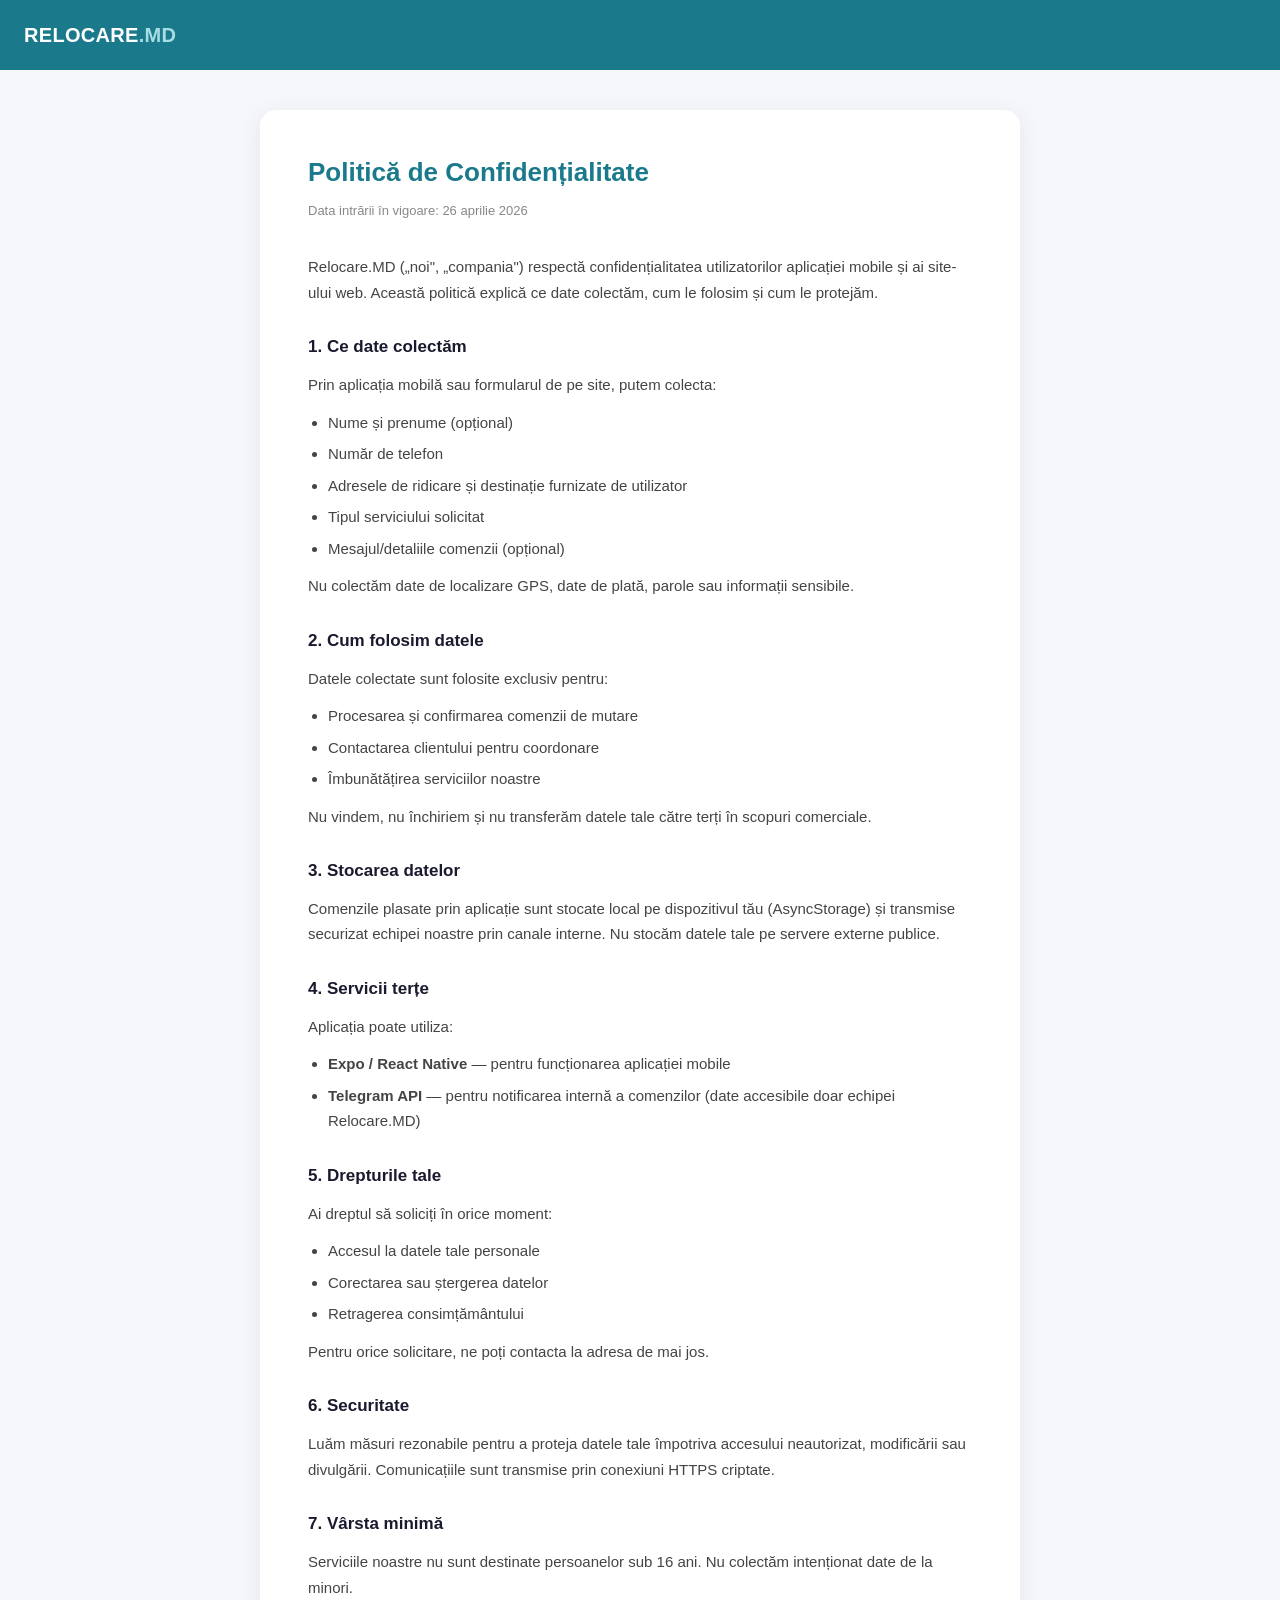
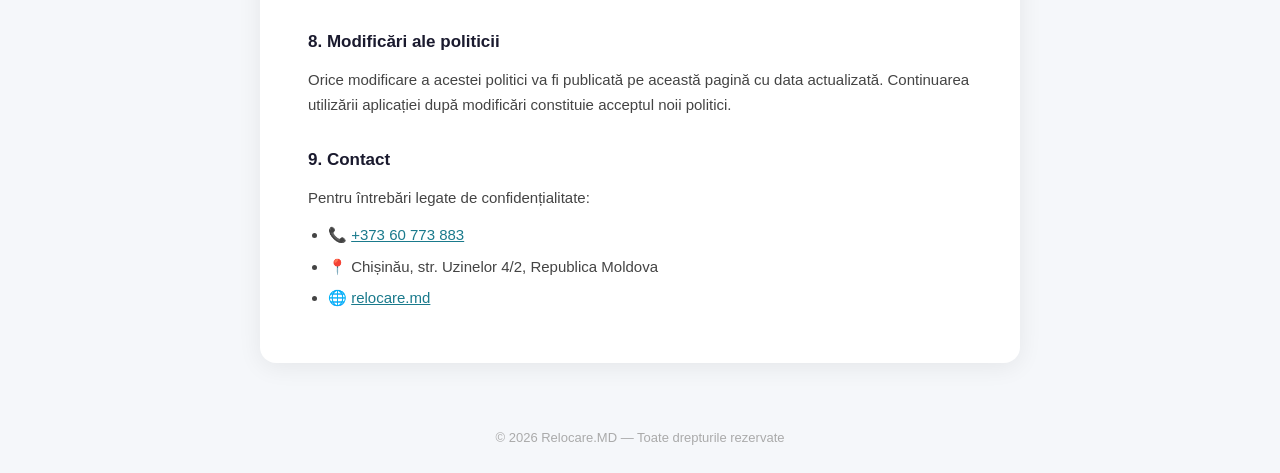
<file: privacy.html>
<!DOCTYPE html>
<html lang="ro">
<head>
  <!-- Google Tag Manager -->
  <script>(function(w,d,s,l,i){w[l]=w[l]||[];w[l].push({'gtm.start':
  new Date().getTime(),event:'gtm.js'});var f=d.getElementsByTagName(s)[0],
  j=d.createElement(s),dl=l!='dataLayer'?'&l='+l:'';j.async=true;j.src=
  'https://www.googletagmanager.com/gtm.js?id='+i+dl;f.parentNode.insertBefore(j,f);
  })(window,document,'script','dataLayer','GTM-5HKN9WW6');</script>
  <!-- End Google Tag Manager -->
  <meta charset="UTF-8" />
  <meta name="viewport" content="width=device-width, initial-scale=1.0" />
  <title>Politică de Confidențialitate — Relocare.MD</title>
  <style>
    *, *::before, *::after { box-sizing: border-box; margin: 0; padding: 0; }
    body {
      font-family: -apple-system, BlinkMacSystemFont, 'Segoe UI', Roboto, sans-serif;
      background: #f5f7fa;
      color: #1a1a2e;
      line-height: 1.7;
    }
    header {
      background: #1A7A8C;
      padding: 18px 24px;
      display: flex;
      align-items: center;
      gap: 12px;
    }
    header a { text-decoration: none; }
    .logo { font-size: 20px; font-weight: 900; color: #fff; letter-spacing: 0.3px; }
    .logo span { color: #a8dde4; }
    .container {
      max-width: 760px;
      margin: 40px auto;
      background: #fff;
      border-radius: 16px;
      padding: 40px 48px;
      box-shadow: 0 4px 24px rgba(0,0,0,.07);
    }
    h1 { font-size: 26px; font-weight: 900; margin-bottom: 6px; color: #1A7A8C; }
    .date { font-size: 13px; color: #888; margin-bottom: 32px; }
    h2 { font-size: 17px; font-weight: 800; margin: 28px 0 10px; color: #1a1a2e; }
    p { margin-bottom: 12px; font-size: 15px; color: #444; }
    ul { padding-left: 20px; margin-bottom: 12px; }
    li { font-size: 15px; color: #444; margin-bottom: 6px; }
    a { color: #1A7A8C; }
    footer {
      text-align: center;
      padding: 24px;
      font-size: 13px;
      color: #aaa;
    }
    @media (max-width: 600px) {
      .container { margin: 16px; padding: 24px 20px; border-radius: 12px; }
    }
  </style>
</head>
<body>
<!-- Google Tag Manager (noscript) -->
<noscript><iframe src="https://www.googletagmanager.com/ns.html?id=GTM-5HKN9WW6"
height="0" width="0" style="display:none;visibility:hidden"></iframe></noscript>
<!-- End Google Tag Manager (noscript) -->

<header>
  <a href="/">
    <div class="logo">RELOCARE<span>.MD</span></div>
  </a>
</header>

<div class="container">
  <h1>Politică de Confidențialitate</h1>
  <p class="date">Data intrării în vigoare: 26 aprilie 2026</p>

  <p>Relocare.MD („noi", „compania") respectă confidențialitatea utilizatorilor aplicației mobile și ai site-ului web. Această politică explică ce date colectăm, cum le folosim și cum le protejăm.</p>

  <h2>1. Ce date colectăm</h2>
  <p>Prin aplicația mobilă sau formularul de pe site, putem colecta:</p>
  <ul>
    <li>Nume și prenume (opțional)</li>
    <li>Număr de telefon</li>
    <li>Adresele de ridicare și destinație furnizate de utilizator</li>
    <li>Tipul serviciului solicitat</li>
    <li>Mesajul/detaliile comenzii (opțional)</li>
  </ul>
  <p>Nu colectăm date de localizare GPS, date de plată, parole sau informații sensibile.</p>

  <h2>2. Cum folosim datele</h2>
  <p>Datele colectate sunt folosite exclusiv pentru:</p>
  <ul>
    <li>Procesarea și confirmarea comenzii de mutare</li>
    <li>Contactarea clientului pentru coordonare</li>
    <li>Îmbunătățirea serviciilor noastre</li>
  </ul>
  <p>Nu vindem, nu închiriem și nu transferăm datele tale către terți în scopuri comerciale.</p>

  <h2>3. Stocarea datelor</h2>
  <p>Comenzile plasate prin aplicație sunt stocate local pe dispozitivul tău (AsyncStorage) și transmise securizat echipei noastre prin canale interne. Nu stocăm datele tale pe servere externe publice.</p>

  <h2>4. Servicii terțe</h2>
  <p>Aplicația poate utiliza:</p>
  <ul>
    <li><strong>Expo / React Native</strong> — pentru funcționarea aplicației mobile</li>
    <li><strong>Telegram API</strong> — pentru notificarea internă a comenzilor (date accesibile doar echipei Relocare.MD)</li>
  </ul>

  <h2>5. Drepturile tale</h2>
  <p>Ai dreptul să soliciți în orice moment:</p>
  <ul>
    <li>Accesul la datele tale personale</li>
    <li>Corectarea sau ștergerea datelor</li>
    <li>Retragerea consimțământului</li>
  </ul>
  <p>Pentru orice solicitare, ne poți contacta la adresa de mai jos.</p>

  <h2>6. Securitate</h2>
  <p>Luăm măsuri rezonabile pentru a proteja datele tale împotriva accesului neautorizat, modificării sau divulgării. Comunicațiile sunt transmise prin conexiuni HTTPS criptate.</p>

  <h2>7. Vârsta minimă</h2>
  <p>Serviciile noastre nu sunt destinate persoanelor sub 16 ani. Nu colectăm intenționat date de la minori.</p>

  <h2>8. Modificări ale politicii</h2>
  <p>Orice modificare a acestei politici va fi publicată pe această pagină cu data actualizată. Continuarea utilizării aplicației după modificări constituie acceptul noii politici.</p>

  <h2>9. Contact</h2>
  <p>Pentru întrebări legate de confidențialitate:</p>
  <ul>
    <li>📞 <a href="tel:+37360773883">+373 60 773 883</a></li>
    <li>📍 Chișinău, str. Uzinelor 4/2, Republica Moldova</li>
    <li>🌐 <a href="https://relocare.md">relocare.md</a></li>
  </ul>
</div>

<footer>
  &copy; 2026 Relocare.MD — Toate drepturile rezervate
</footer>

</body>
</html>
</file>
